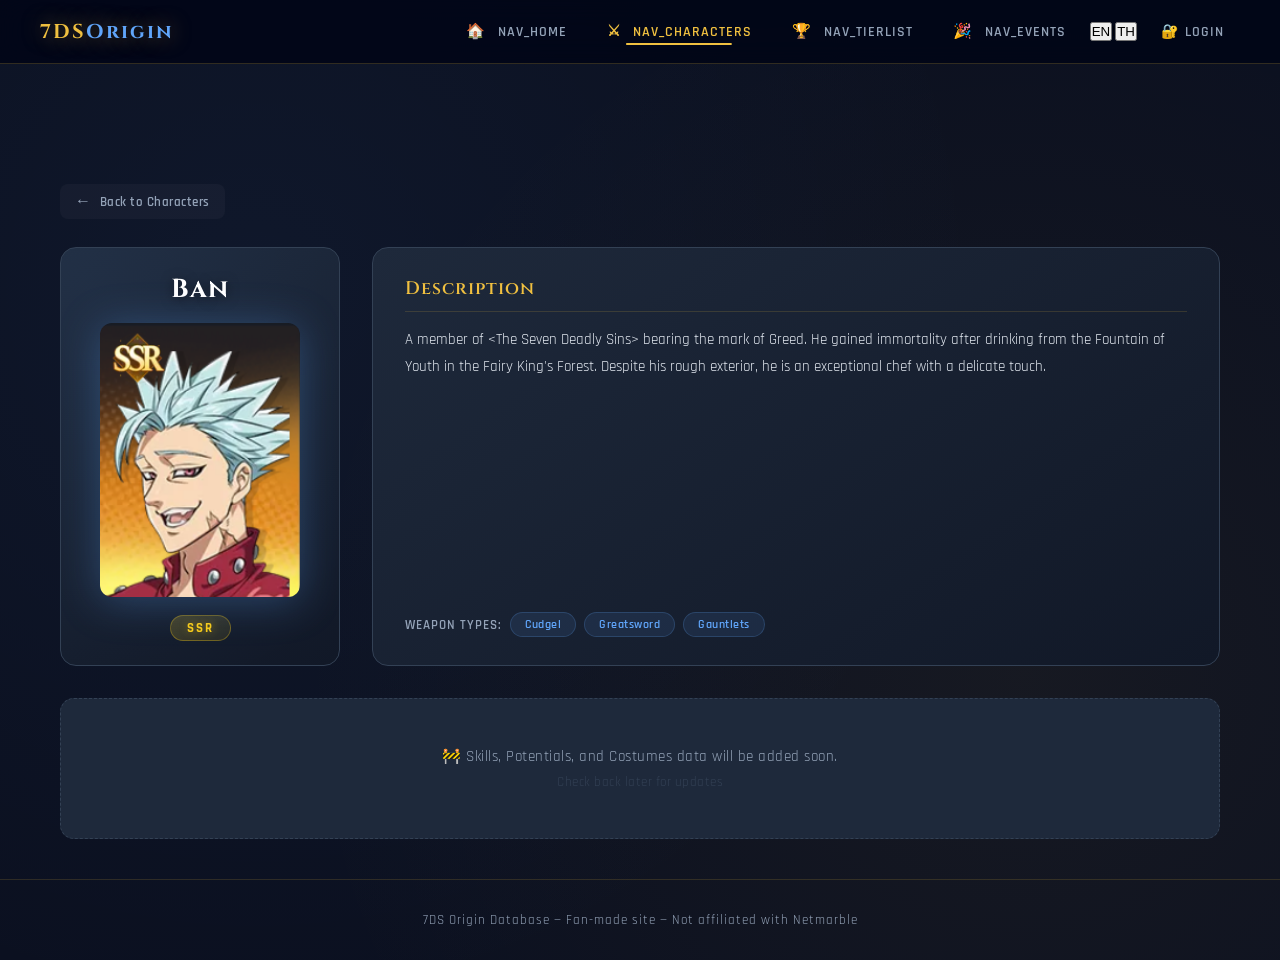
<file: characters/Ban.html>
<!DOCTYPE html>
<html lang="en">
<head>
  <meta charset="UTF-8">
  <meta name="viewport" content="width=device-width, initial-scale=1.0">
  <title>Ban - 7DS Origin</title>
  <link rel="stylesheet" href="../css/style.css">
  <link rel="stylesheet" href="../css/character-detail.css">
</head>
<body>

  <nav class="navbar">
    <a href="../index.html" class="navbar-logo">7DS<span>Origin</span></a>
    <div class="navbar-hamburger" id="navHam"><span></span><span></span><span></span></div>
    <ul class="navbar-links" id="navLinks">
      <li><a href="../index.html">&#127968; Home</a></li>
      <li><a href="../characters.html" class="active">&#9876; Characters</a></li>
      <li><a href="../tierlist.html">&#127942; Tier List</a></li>
      <li><a href="../events.html">&#127881; Events</a></li>
    </ul>
  </nav>

  <div class="page-content">
    <div class="container">
      <a href="../characters.html" class="page-back-v2"><span class="arrow">&#8592;</span> Back to Characters</a>

      <div class="char-detail-header">
        <div class="char-detail-portrait">
          <h1>Ban</h1>
          <img src="../images/Ban.png" class="char-img" alt="Ban">
          <div><span class="char-rarity-badge ssr">SSR</span></div>
        </div>

        <div class="char-detail-info">
          <div class="section-label">Description</div>
          <p class="desc-text">A member of &lt;The Seven Deadly Sins&gt; bearing the mark of Greed. He gained immortality after drinking from the Fountain of Youth in the Fairy King&#x27;s Forest. Despite his rough exterior, he is an exceptional chef with a delicate touch.</p>
          <div class="char-types">
            <span class="label">Weapon Types:</span>
            <span class="type-pill">Cudgel</span><span class="type-pill">Greatsword</span><span class="type-pill">Gauntlets</span>
          </div>
        </div>
      </div>
      <div class="no-data-msg">
        <p>&#128679; Skills, Potentials, and Costumes data will be added soon.</p>
        <p style="margin-top:8px;font-size:13px;color:var(--border);">Check back later for updates</p>
      </div>
    </div>
  </div>

  <footer class="site-footer">
    <p>7DS Origin Database &mdash; Fan-made site &mdash; Not affiliated with Netmarble</p>
  </footer>

  <script src="../js/navbar.js"></script>
</body>
</html>
</file>
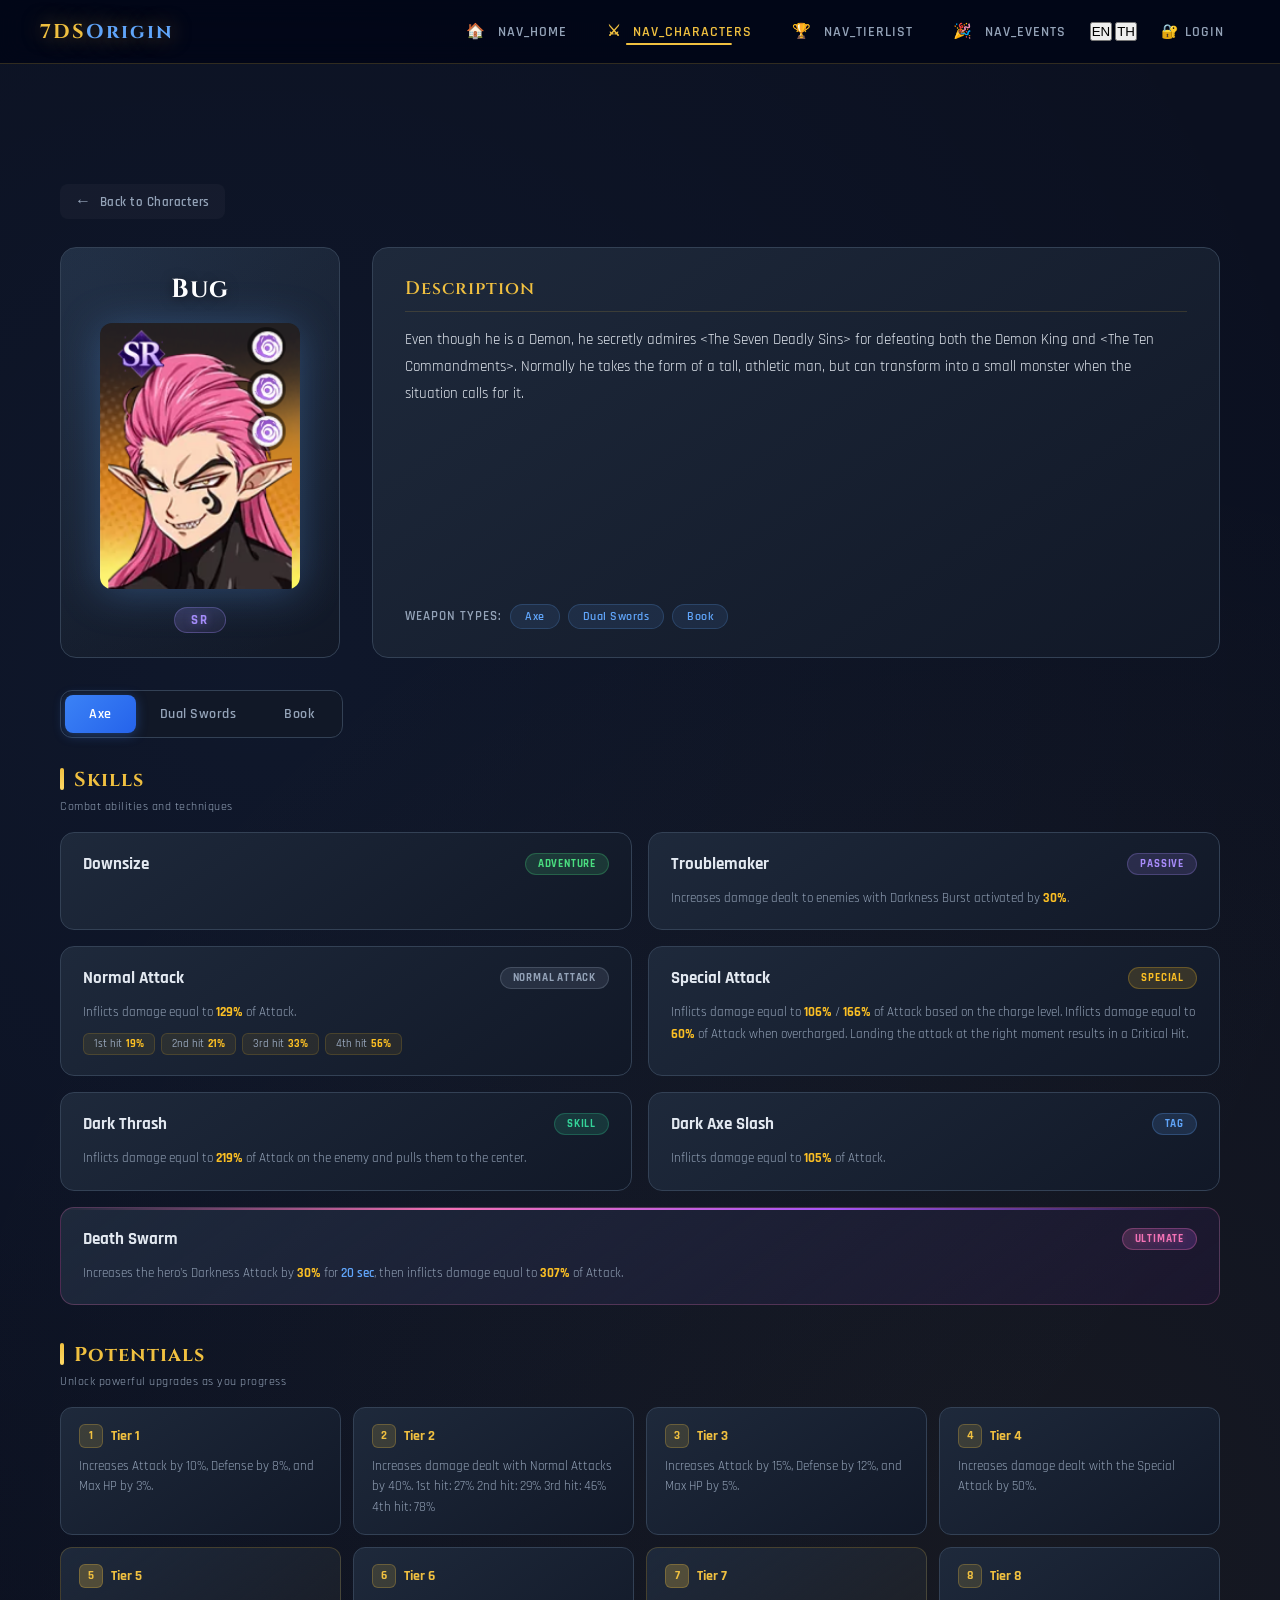
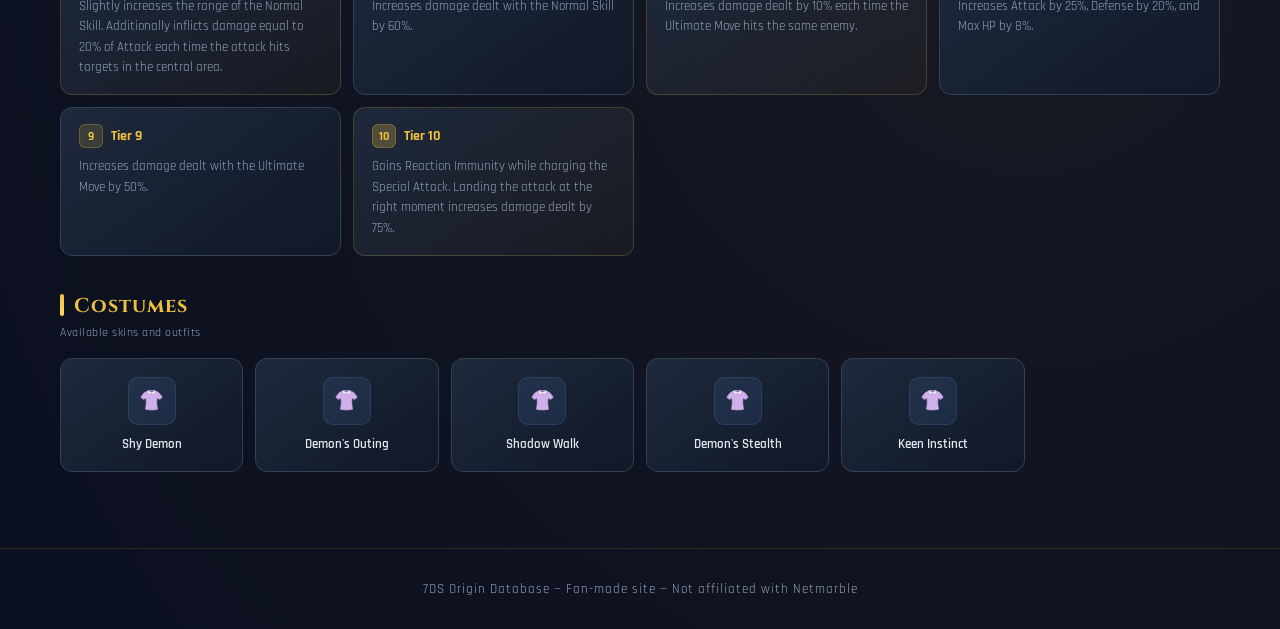
<file: characters/Bug.html>
<!DOCTYPE html>
<html lang="en">
<head>
  <meta charset="UTF-8">
  <meta name="viewport" content="width=device-width, initial-scale=1.0">
  <title>Bug - 7DS Origin</title>
  <link rel="stylesheet" href="../css/style.css">
  <link rel="stylesheet" href="../css/character-detail.css">
</head>
<body>

  <nav class="navbar">
    <a href="../index.html" class="navbar-logo">7DS<span>Origin</span></a>
    <div class="navbar-hamburger" id="navHam"><span></span><span></span><span></span></div>
    <ul class="navbar-links" id="navLinks">
      <li><a href="../index.html">&#127968; Home</a></li>
      <li><a href="../characters.html" class="active">&#9876; Characters</a></li>
      <li><a href="../tierlist.html">&#127942; Tier List</a></li>
      <li><a href="../events.html">&#127881; Events</a></li>
    </ul>
  </nav>

  <div class="page-content">
    <div class="container">
      <a href="../characters.html" class="page-back-v2"><span class="arrow">&#8592;</span> Back to Characters</a>

      <div class="char-detail-header">
        <div class="char-detail-portrait">
          <h1>Bug</h1>
          <img src="../images/Bug.png" class="char-img" alt="Bug">
          <div><span class="char-rarity-badge sr">SR</span></div>
        </div>

        <div class="char-detail-info">
          <div class="section-label">Description</div>
          <p class="desc-text">Even though he is a Demon, he secretly admires &lt;The Seven Deadly Sins&gt; for defeating both the Demon King and &lt;The Ten Commandments&gt;. Normally he takes the form of a tall, athletic man, but can transform into a small monster when the situation calls for it.</p>
          <div class="char-types">
            <span class="label">Weapon Types:</span>
            <span class="type-pill">Axe</span><span class="type-pill">Dual Swords</span><span class="type-pill">Book</span>
          </div>
        </div>
      </div>
      <div class="weapon-tabs-wrapper">
        <div class="weapon-tabs">
        <button onclick="showWeapon('Axe',this)" class="active">Axe</button>
        <button onclick="showWeapon('Dual Swords',this)">Dual Swords</button>
        <button onclick="showWeapon('Book',this)">Book</button>
        </div>
      </div>

      <div id="weaponContent"></div>
    </div>
  </div>

  <footer class="site-footer">
    <p>7DS Origin Database &mdash; Fan-made site &mdash; Not affiliated with Netmarble</p>
  </footer>

  <script src="../js/navbar.js"></script>
  <script>
    var charData = {"Axe": {"skills": [{"name": "Downsize", "type": "Adventure", "description": ""}, {"name": "Troublemaker", "type": "Passive", "description": "Increases damage dealt to enemies with Darkness Burst activated by 30%."}, {"name": "Normal Attack", "type": "Normal Attack", "description": "Inflicts damage equal to 129% of Attack. 1st hit: 19% 2nd hit: 21% 3rd hit: 33% 4th hit: 56%"}, {"name": "Special Attack", "type": "Special", "description": "Inflicts damage equal to 106% / 166% of Attack based on the charge level. Inflicts damage equal to 60% of Attack when overcharged. Landing the attack at the right moment results in a Critical Hit."}, {"name": "Dark Thrash", "type": "Skill", "description": "Inflicts damage equal to 219% of Attack on the enemy and pulls them to the center."}, {"name": "Dark Axe Slash", "type": "Tag", "description": "Inflicts damage equal to 105% of Attack."}, {"name": "Death Swarm", "type": "Ultimate", "description": "Increases the hero's Darkness Attack by 30% for 20 sec, then inflicts damage equal to 307% of Attack."}], "potentials": [{"tier": 1, "description": "Increases Attack by 10%, Defense by 8%, and Max HP by 3%."}, {"tier": 2, "description": "Increases damage dealt with Normal Attacks by 40%. 1st hit: 27% 2nd hit: 29% 3rd hit: 46% 4th hit: 78%"}, {"tier": 3, "description": "Increases Attack by 15%, Defense by 12%, and Max HP by 5%."}, {"tier": 4, "description": "Increases damage dealt with the Special Attack by 50%."}, {"tier": 5, "description": "Slightly increases the range of the Normal Skill. Additionally inflicts damage equal to 20% of Attack each time the attack hits targets in the central area."}, {"tier": 6, "description": "Increases damage dealt with the Normal Skill by 60%."}, {"tier": 7, "description": "Increases damage dealt by 10% each time the Ultimate Move hits the same enemy."}, {"tier": 8, "description": "Increases Attack by 25%, Defense by 20%, and Max HP by 8%."}, {"tier": 9, "description": "Increases damage dealt with the Ultimate Move by 50%."}, {"tier": 10, "description": "Gains Reaction Immunity while charging the Special Attack. Landing the attack at the right moment increases damage dealt by 75%."}], "costumes": ["Shy Demon", "Demon's Outing", "Shadow Walk", "Demon's Stealth", "Keen Instinct"]}, "Dual Swords": {"skills": [{"name": "Downsize", "type": "Adventure", "description": ""}, {"name": "Troublemaker", "type": "Passive", "description": "Increases the hero's Evasion Rate by 20% for 10 sec after successfully evading."}, {"name": "Normal Attack", "type": "Normal Attack", "description": "Inflicts damage equal to 113% of Attack. 1st hit: 17% 2nd hit: 18% 3rd hit: 29% 4th hit: 49%"}, {"name": "Special Attack", "type": "Special", "description": "Increases damage dealt with the next Normal Skill by 50% and resets its cooldown."}, {"name": "Darkness Burst", "type": "Skill", "description": "Inflicts damage equal to 137% of Attack, with a 30% chance to inflict additional damage equal to 41% of Attack."}, {"name": "Dark Dual Sword Dance", "type": "Tag", "description": "Inflicts damage equal to 85% of Attack."}, {"name": "Nightmare", "type": "Ultimate", "description": "Inflicts damage equal to 181% of Attack on enemies in a straight line, Stunning them for 3 sec."}], "potentials": [{"tier": 1, "description": "Increases Attack by 10%, Defense by 8%, and Max HP by 3%."}, {"tier": 2, "description": "Increases damage dealt with Normal Attacks by 40%. 1st hit: 30% 2nd hit: 32% 3rd hit: 52% 4th hit: 86%"}, {"tier": 3, "description": "Increases Attack by 15%, Defense by 12%, and Max HP by 5%."}, {"tier": 4, "description": "Increases damage dealt with the Special Attack by 50%."}, {"tier": 5, "description": "Resets the Special Attack cooldown when landing the final strike of the Normal Attack on an enemy with Darkness Burst activated."}, {"tier": 6, "description": "Increases damage dealt with the Normal Skill by 60%."}, {"tier": 7, "description": "Increases the hero's Crit Chance by 30% for 10 sec when successfully landing a Back Attack."}, {"tier": 8, "description": "Increases Attack by 25%, Defense by 20%, and Max HP by 8%."}, {"tier": 9, "description": "Increases damage dealt with the Ultimate Move by 50%."}, {"tier": 10, "description": "Increases the Special Attack's Normal Skill enhancement effect by 50%."}], "costumes": ["Shy Demon", "Demon's Outing", "Shadow Walk", "Demon's Stealth", "Keen Instinct"]}, "Book": {"skills": [{"name": "Downsize", "type": "Adventure", "description": ""}, {"name": "Troublemaker", "type": "Passive", "description": "Increases all allied heroes' Darkness damage dealt to Cursed enemies by 20%."}, {"name": "Normal Attack", "type": "Normal Attack", "description": "Inflicts damage equal to 113% of Attack. 1st hit: 17% 2nd hit: 18% 3rd hit: 29% 4th hit: 49%"}, {"name": "Special Attack", "type": "Special", "description": "Enhances Normal Attacks, slightly increasing damage for 10 sec, and increases enemies' Curse duration by 2 sec."}, {"name": "The Rascal", "type": "Skill", "description": "Creates a Decoy at the hero's location to Taunt enemies in range for 5 sec and enters Stealth for 10 sec. When the Decoy disappears, it explodes, Stunning Taunted enemies for 3 sec."}, {"name": "Dark Flare", "type": "Tag", "description": "Inflicts damage equal to 85% of Attack."}, {"name": "Solo Stage", "type": "Ultimate", "description": "Inflicts damage equal to 290% of Attack, then inflicts Curse for 15 sec. ※ Curse: Inflicts Darkness damage equal to 15% of Attack every 3 sec and decreases Darkness Defense by 15%."}], "potentials": [{"tier": 1, "description": "Increases Attack by 10%, Defense by 8%, and Max HP by 3%."}, {"tier": 2, "description": "Increases damage dealt with Normal Attacks by 40%. 1st hit: 23% 2nd hit: 27% 3rd hit: 40% 4th hit: 68%"}, {"tier": 3, "description": "Increases Attack by 15%, Defense by 12%, and Max HP by 5%."}, {"tier": 4, "description": "Increases damage dealt with the Tag Skill by 60%."}, {"tier": 5, "description": "Landing the Ultimate Move decreases Darkness Resistance by 15% for 20 sec."}, {"tier": 6, "description": "Increases the duration of Normal Skill's Stun by 3 sec."}, {"tier": 7, "description": "Increases the hero's Movement Speed by 50% while the Normal Skill's Stealth is active, and after Stealth ends, increases the hero's Crit Chance by 100% for 5 sec."}, {"tier": 8, "description": "Increases Attack by 25%, Defense by 20%, and Max HP by 8%."}, {"tier": 9, "description": "Increases damage dealt with the Ultimate Move by 50%."}, {"tier": 10, "description": "Increases the Special Attack's Normal Attack enhancement duration by 10 sec. Enemies hit by the enhanced Normal Attack are Cursed for 20 sec, and their damage taken from it increases by 50%."}], "costumes": ["Shy Demon", "Demon's Outing", "Shadow Walk", "Demon's Stealth", "Keen Instinct"]}};

    function getBadgeClass(type) {
      var m = {
        'adventure':'badge-adventure','passive':'badge-passive',
        'normal':'badge-normal','normal attack':'badge-normal',
        'special':'badge-special','skill':'badge-skill',
        'tag':'badge-tag','ultimate':'badge-ultimate'
      };
      return m[(type||'').toLowerCase().trim()] || 'badge-normal';
    }

    function highlightNums(text) {
      if (!text) return '';
      var t = text;
      t = t.replace(/(\d+(?:\.\d+)?%)/g, '<span class="hl-num">$1</span>');
      t = t.replace(/(\d+)\s*(sec\b)/g, '<span class="hl-dur">$1 $2</span>');
      return t;
    }

    function extractHits(desc) {
      var hits = [];
      var pattern = /(\d+(?:st|nd|rd|th)\s+hit:\s*\d+(?:\.\d+)?%)/gi;
      var match;
      var clean = desc;
      while ((match = pattern.exec(desc)) !== null) {
        hits.push(match[1]);
        clean = clean.replace(match[1], '');
      }
      clean = clean.replace(/\s{2,}/g, ' ').trim();
      return { clean: clean, hits: hits };
    }

    function renderSkillCard(sk) {
      var stype = sk.type || 'Normal';
      var badge = getBadgeClass(stype);
      var isUlt = stype.toLowerCase() === 'ultimate';
      var desc = sk.description || '';
      var extracted = extractHits(desc);
      var cleanDesc = extracted.clean;
      var hits = extracted.hits;

      var html = '<div class="skill-card-v2' + (isUlt ? ' ultimate-card' : '') + '">';
      html += '<div class="skill-header">';
      html += '<div class="skill-name">' + (sk.name || '') + '</div>';
      html += '<span class="skill-type-badge ' + badge + '">' + stype + '</span>';
      html += '</div>';
      if (cleanDesc) {
        html += '<div class="skill-desc">' + highlightNums(cleanDesc) + '</div>';
      }
      if (hits.length > 0) {
        html += '<div class="dmg-breakdown">';
        for (var i = 0; i < hits.length; i++) {
          var parts = hits[i].split(':');
          if (parts.length >= 2) {
            html += '<div class="dmg-box"><span class="dmg-label">' + parts[0].trim() + '</span><span class="dmg-value">' + parts[1].trim() + '</span></div>';
          }
        }
        html += '</div>';
      }
      html += '</div>';
      return html;
    }

    function renderPotentials(pots) {
      if (!pots || pots.length === 0) return '';
      var html = '<div class="potentials-section-v2">';
      html += '<div class="detail-section-title">Potentials</div>';
      html += '<div class="detail-section-sub">Unlock powerful upgrades as you progress</div>';
      html += '<div class="potentials-grid-v2">';
      for (var i = 0; i < pots.length; i++) {
        var p = pots[i];
        var tier = p.tier || '';
        var num = (tier.toString().match(/\d+/) || ['?'])[0];
        var milestone = (num === '5' || num === '7' || num === '10') ? ' tier-milestone' : '';
        html += '<div class="potential-card-v2' + milestone + '">';
        html += '<div class="tier-label"><span class="tier-num">' + num + '</span> Tier ' + num + '</div>';
        html += '<div class="tier-desc">' + highlightNums(p.description || '') + '</div>';
        html += '</div>';
      }
      html += '</div></div>';
      return html;
    }

    function renderCostumes(costumes) {
      if (!costumes || costumes.length === 0) return '';
      var html = '<div class="costumes-section-v2">';
      html += '<div class="detail-section-title">Costumes</div>';
      html += '<div class="detail-section-sub">Available skins and outfits</div>';
      html += '<div class="costumes-grid-v2">';
      for (var i = 0; i < costumes.length; i++) {
        var c = typeof costumes[i] === 'string' ? costumes[i] : (costumes[i].name || '');
        html += '<div class="costume-card-v2">';
        html += '<div class="costume-icon">&#128090;</div>';
        html += '<p>' + c + '</p>';
        html += '</div>';
      }
      html += '</div></div>';
      return html;
    }

    function showWeapon(type, btn) {
      document.querySelectorAll('.weapon-tabs button').forEach(function(b){ b.classList.remove('active'); });
      btn.classList.add('active');
      var box = document.getElementById('weaponContent');
      var d = charData[type];
      if (!d) { box.innerHTML = '<div class="no-data-msg">No data available for this weapon.</div>'; return; }

      var html = '<div class="detail-section-title">Skills</div>';
      html += '<div class="detail-section-sub">Combat abilities and techniques</div>';
      html += '<div class="skills-grid">';
      for (var i = 0; i < d.skills.length; i++) {
        html += renderSkillCard(d.skills[i]);
      }
      html += '</div>';
      html += renderPotentials(d.potentials);
      html += renderCostumes(d.costumes);
      box.innerHTML = html;
    }

    showWeapon('Axe', document.querySelector('.weapon-tabs button'));
  </script>
</body>
</html>
</file>
<file: css/style.css>
/* ============================================================
   7DS ORIGIN - GLOBAL STYLESHEET
   ============================================================ */

@import url('https://fonts.googleapis.com/css2?family=Cinzel:wght@400;600;700;900&family=Rajdhani:wght@400;500;600;700&display=swap');

*, *::before, *::after {
  box-sizing: border-box;
  margin: 0;
  padding: 0;
}

:root {
  --gold:    #f0c040;
  --gold2:   #ffd966;
  --blue:    #60a5fa;
  --blue2:   #3b82f6;
  --dark:    #020617;
  --dark2:   #0b1020;
  --dark3:   #111827;
  --panel:   #1e293b;
  --border:  #334155;
  --text:    #e2e8f0;
  --muted:   #94a3b8;
  --ssr:     #facc15;
  --sr:      #a78bfa;
  --glow-blue: rgba(96,165,250,0.5);
  --glow-gold: rgba(240,192,64,0.5);
}

html { scroll-behavior: smooth; }

body{
font-family:'Rajdhani','Segoe UI',sans-serif;
background:
radial-gradient(circle at 20% 30%, rgba(96,165,250,0.05), transparent 60%),
radial-gradient(circle at 80% 70%, rgba(240,192,64,0.05), transparent 60%),
var(--dark2);
}

/* ============================================================
   NAVBAR
   ============================================================ */

.navbar {
  position: sticky;
  top: 0;
  left: 0;
  right: 0;
  z-index: 1000;
  display: flex;
  align-items: center;
  justify-content: space-between;
  padding: 0 40px;
  height: 64px;
  background: rgba(2, 6, 23, 0.92);
  backdrop-filter: blur(12px);
  border-bottom: 1px solid rgba(240,192,64,0.2);
  transition: background 0.3s;
  backdrop-filter: blur(12px);
}

.navbar-logo {
  font-family: 'Cinzel', serif;
  font-size: 20px;
  font-weight: 700;
  color: var(--gold);
  text-decoration: none;
  letter-spacing: 2px;
  text-shadow: 0 0 20px var(--glow-gold);
  white-space: nowrap;
}

.navbar-logo span {
  color: var(--blue);
}

.navbar-links {
  display: flex;
  align-items: center;
  gap: 8px;
  list-style: none;
}

.navbar-links a {
  display: flex;
  align-items: center;
  gap: 6px;
  padding: 8px 16px;
  color: var(--muted);
  text-decoration: none;
  font-size: 14px;
  font-weight: 600;
  letter-spacing: 1px;
  text-transform: uppercase;
  border-radius: 6px;
  transition: color 0.2s, background 0.2s;
  position: relative;
}

/* Navbar icon spacing */
.nav-icon{
margin-right:6px;
font-size:15px;
display:inline-block;
}

.navbar-links a::after {
  content: '';
  position: absolute;
  bottom: 4px;
  left: 50%;
  transform: translateX(-50%);
  width: 0;
  height: 2px;
  background: var(--gold);
  border-radius: 2px;
  transition: width 0.25s;
}

.navbar-links a:hover,
.navbar-links a.active {
  color: var(--gold);
}

.navbar-links a:hover::after,
.navbar-links a.active::after {
  width: 60%;
}

.navbar-hamburger {
  display: none;
  flex-direction: column;
  gap: 5px;
  cursor: pointer;
  padding: 4px;
}

.navbar-hamburger span {
  display: block;
  width: 24px;
  height: 2px;
  background: var(--gold);
  border-radius: 2px;
  transition: 0.3s;
}

/* Mobile nav */
@media (max-width: 768px) {
  .navbar { padding: 0 20px; }

  .navbar-hamburger { display: flex; }

  .navbar-links {
    display: none;
    position: absolute;
    top: 64px;
    left: 0;
    right: 0;
    flex-direction: column;
    background: rgba(2,6,23,0.98);
    padding: 16px 0;
    border-bottom: 1px solid rgba(240,192,64,0.2);
    gap: 0;
  }

  .navbar-links.open { display: flex; }

  .navbar-links a {
    padding: 14px 32px;
    border-radius: 0;
    font-size: 15px;
  }

  .navbar-links a::after { display: none; }
}

/* ============================================================
   PAGE WRAPPER (push content below fixed navbar)
   ============================================================ */

.page-content {
padding-top: 80px;
}

/* ============================================================
   CONTAINER
   ============================================================ */

.container {
  max-width: 1200px;
  margin: auto;
  padding: 40px 20px;
}

/* ============================================================
   SECTION TITLE
   ============================================================ */

.section-title {
  font-family: 'Cinzel', serif;
  font-size: 28px;
  font-weight: 700;
  color: var(--gold);
  text-align: center;
  letter-spacing: 3px;
  margin-bottom: 8px;
  text-shadow: 0 0 20px var(--glow-gold);
}

.section-sub {
  text-align: center;
  color: var(--muted);
  font-size: 14px;
  letter-spacing: 1px;
  margin-bottom: 40px;
}

.section-divider {
  width: 80px;
  height: 2px;
  background: linear-gradient(90deg, transparent, var(--gold), transparent);
  margin: 12px auto 32px;
}

/* ============================================================
   BUTTONS
   ============================================================ */

.btn {
  display: inline-flex;
  align-items: center;
  gap: 8px;
  padding: 12px 28px;
  border-radius: 8px;
  font-family: 'Rajdhani', sans-serif;
  font-size: 15px;
  font-weight: 700;
  letter-spacing: 1.5px;
  text-transform: uppercase;
  text-decoration: none;
  cursor: pointer;
  border: none;
  transition: transform 0.2s, box-shadow 0.2s, background 0.2s;
}

.btn:hover { transform: translateY(-3px); }

.btn-gold {
  background: linear-gradient(135deg, #c8960c, #f0c040, #c8960c);
  color: #0b1020;
  box-shadow: 0 4px 20px rgba(240,192,64,0.35);
}

.btn-gold:hover {
  box-shadow: 0 6px 28px rgba(240,192,64,0.55);
}

.btn-outline {
  background: transparent;
  color: var(--gold);
  border: 1px solid var(--gold);
}

.btn-outline:hover {
  background: rgba(240,192,64,0.1);
}

.btn-blue {
  background: linear-gradient(135deg, #1d4ed8, #3b82f6);
  color: white;
  box-shadow: 0 4px 20px rgba(59,130,246,0.35);
}

.btn-blue:hover {
  box-shadow: 0 6px 28px rgba(59,130,246,0.55);
}

/* ============================================================
   CHARACTER CARDS (characters.html)
   ============================================================ */

#charactersGrid {
  display: grid;
  grid-template-columns: repeat(auto-fill, minmax(110px, 1fr));
  gap: 15px;
}

.char-card {
  background: var(--panel);
  border-radius: 10px;
  overflow: hidden;
  text-align: center;
  border: 1px solid var(--border);
  transition: transform 0.2s, border-color 0.2s, box-shadow 0.2s;
}

.char-card:hover {
  transform: translateY(-5px);
  border-color: var(--gold);
  box-shadow: 0 6px 20px rgba(240,192,64,0.2);
}

.char-card img { width: 100%; display: block; }

.char-name {
  font-size: 12px;
  padding: 6px 4px;
  font-weight: 600;
}

.char-rarity {
  font-size: 10px;
  padding: 3px;
  font-weight: 700;
}

.SSR { color: var(--ssr); }
.SR  { color: var(--sr); }

/* ============================================================
   TIER LIST
   ============================================================ */

.tiers { margin-bottom: 30px; }

.tier {
  display: flex;
  align-items: center;
  gap: 12px;
  margin-bottom: 12px;
  background: var(--panel);
  border-radius: 10px;
  padding: 10px 16px;
  border: 1px solid var(--border);
}

.tier h2 {
  font-family: 'Cinzel', serif;
  font-size: 22px;
  min-width: 40px;
  text-align: center;
}

/* ============================================================
   CHARACTER DETAIL PAGE
   ============================================================ */

.character-layout {
  display: flex;
  gap: 30px;
  margin-bottom: 40px;
  flex-wrap: wrap;
}

.character-card {
  background: var(--panel);
  padding: 25px;
  border-radius: 14px;
  border: 1px solid var(--border);
  text-align: center;
  width: 300px;
  flex-shrink: 0;
}

.character-image {
  width: 100%;
  max-width: 240px;
  margin-top: 10px;
  filter: drop-shadow(0 0 12px var(--glow-blue));
}

.title { color: var(--muted); margin-top: 10px; }

.story-card {
  background: linear-gradient(180deg, var(--panel), var(--dark3));
  padding: 25px;
  border-radius: 14px;
  border: 1px solid var(--border);
  flex: 1;
  min-width: 260px;
}

.story-card h2 {
  margin-top: 0;
  color: var(--blue);
  border-bottom: 1px solid var(--border);
  padding-bottom: 10px;
}

.story-card p { line-height: 1.7; margin-bottom: 15px; }

.weapon-tabs {
  display: flex;
  flex-wrap: wrap;
  gap: 10px;
  margin-bottom: 20px;
}

.weapon-tabs button {
  background: var(--panel);
  border: none;
  padding: 10px 18px;
  color: white;
  border-radius: 8px;
  cursor: pointer;
  transition: 0.2s;
  font-family: 'Rajdhani', sans-serif;
  font-size: 14px;
  font-weight: 600;
}

.weapon-tabs button:hover { transform: translateY(-2px); }
.weapon-tabs button.active { background: var(--blue2); }

.skills {
  display: grid;
  grid-template-columns: 1fr 1fr;
  gap: 20px;
}

.skill-card {
  background: var(--panel);
  padding: 20px;
  border-radius: 12px;
  border: 1px solid var(--border);
}

.skill-card h3 { margin-top: 0; color: var(--blue); }

/* ============================================================
   SKELETON LOADERS
   ============================================================ */

@keyframes skeleton-pulse {
  0% { background-position: -200px 0; }
  100% { background-position: calc(200px + 100%) 0; }
}

.skeleton {
  background: linear-gradient(90deg, var(--dark3) 0%, #1e293b 40%, var(--dark3) 80%);
  background-size: 200px 100%;
  animation: skeleton-pulse 1.5s ease-in-out infinite;
  border-radius: 8px;
}

.skeleton-card {
  background: var(--dark3);
  border: 1px solid var(--border);
  border-radius: 12px;
  overflow: hidden;
  min-height: 180px;
}

.skeleton-card .skeleton-img {
  width: 100%;
  height: 140px;
  background: linear-gradient(90deg, var(--dark3) 0%, #1e293b 40%, var(--dark3) 80%);
  background-size: 200px 100%;
  animation: skeleton-pulse 1.5s ease-in-out infinite;
}

.skeleton-card .skeleton-text {
  height: 14px;
  margin: 10px 12px;
  border-radius: 4px;
  background: linear-gradient(90deg, var(--dark3) 0%, #1e293b 40%, var(--dark3) 80%);
  background-size: 200px 100%;
  animation: skeleton-pulse 1.5s ease-in-out infinite;
}

.skeleton-card .skeleton-text.short {
  width: 60%;
}

.skeleton-event-card {
  background: var(--dark3);
  border: 1px solid var(--border);
  border-radius: 16px;
  overflow: hidden;
  min-height: 200px;
}

.skeleton-event-card .skeleton-banner {
  width: 100%;
  height: 120px;
  background: linear-gradient(90deg, var(--dark3) 0%, #1e293b 40%, var(--dark3) 80%);
  background-size: 200px 100%;
  animation: skeleton-pulse 1.5s ease-in-out infinite;
}

.skeleton-event-card .skeleton-line {
  height: 16px;
  margin: 12px 16px;
  border-radius: 4px;
  background: linear-gradient(90deg, var(--dark3) 0%, #1e293b 40%, var(--dark3) 80%);
  background-size: 200px 100%;
  animation: skeleton-pulse 1.5s ease-in-out infinite;
}

.skeleton-event-card .skeleton-line.w60 { width: 60%; }
.skeleton-event-card .skeleton-line.w40 { width: 40%; }

/* ============================================================
   FOOTER
   ============================================================ */

.site-footer {
  text-align: center;
  padding: 32px 20px;
  border-top: 1px solid rgba(240,192,64,0.15);
  color: var(--muted);
  font-size: 13px;
  letter-spacing: 1px;
}

.site-footer a {
  color: var(--gold);
  text-decoration: none;
}

/* ============================================================
   RESPONSIVE
   ============================================================ */

@media (max-width: 900px) {
  .character-layout { flex-direction: column; align-items: center; }
  .skills { grid-template-columns: 1fr; }
  .character-card { width: 100%; max-width: 350px; }
}
</file>
<file: css/character-detail.css>
/* ============================================================
   7DS ORIGIN - CHARACTER DETAIL PAGE STYLESHEET
   Professional RPG Wiki Design (Prydwen.gg / Game8 inspired)
   ============================================================ */

/* --- Character Header Section --- */
.char-detail-header {
  display: flex;
  gap: 32px;
  margin-bottom: 32px;
  align-items: stretch;
}

.char-detail-portrait {
  background: linear-gradient(145deg, var(--panel), var(--dark3));
  border: 1px solid var(--border);
  border-radius: 16px;
  padding: 24px;
  text-align: center;
  width: 280px;
  flex-shrink: 0;
  position: relative;
  overflow: hidden;
}

.char-detail-portrait::before {
  content: '';
  position: absolute;
  top: -50%;
  left: -50%;
  width: 200%;
  height: 200%;
  background: radial-gradient(circle at 30% 30%, rgba(96,165,250,0.06), transparent 60%);
  pointer-events: none;
}

.char-detail-portrait h1 {
  font-family: 'Cinzel', serif;
  font-size: 26px;
  font-weight: 700;
  color: white;
  margin-bottom: 16px;
  letter-spacing: 1px;
  text-shadow: 0 2px 12px rgba(0,0,0,0.5);
  position: relative;
}

.char-detail-portrait .char-img {
  width: 100%;
  max-width: 200px;
  border-radius: 12px;
  filter: drop-shadow(0 4px 20px rgba(96,165,250,0.3));
  transition: transform 0.3s, filter 0.3s;
}

.char-detail-portrait .char-img:hover {
  transform: scale(1.03);
  filter: drop-shadow(0 6px 28px rgba(96,165,250,0.45));
}

.char-rarity-badge {
  display: inline-block;
  margin-top: 12px;
  padding: 4px 16px;
  border-radius: 20px;
  font-size: 13px;
  font-weight: 700;
  letter-spacing: 2px;
  text-transform: uppercase;
}

.char-rarity-badge.ssr {
  background: linear-gradient(135deg, rgba(250,204,21,0.2), rgba(250,204,21,0.08));
  color: var(--ssr);
  border: 1px solid rgba(250,204,21,0.3);
  text-shadow: 0 0 8px rgba(250,204,21,0.4);
}

.char-rarity-badge.sr {
  background: linear-gradient(135deg, rgba(167,139,250,0.2), rgba(167,139,250,0.08));
  color: var(--sr);
  border: 1px solid rgba(167,139,250,0.3);
  text-shadow: 0 0 8px rgba(167,139,250,0.4);
}

/* --- Description Panel --- */
.char-detail-info {
  flex: 1;
  min-width: 0;
  background: linear-gradient(145deg, var(--panel), var(--dark3));
  border: 1px solid var(--border);
  border-radius: 16px;
  padding: 28px 32px;
  display: flex;
  flex-direction: column;
}

.char-detail-info .section-label {
  font-family: 'Cinzel', serif;
  font-size: 18px;
  font-weight: 600;
  color: var(--gold);
  margin-bottom: 14px;
  padding-bottom: 10px;
  border-bottom: 1px solid rgba(240,192,64,0.15);
  letter-spacing: 1px;
}

.char-detail-info .desc-text {
  color: var(--text);
  font-size: 15px;
  line-height: 1.8;
  margin-bottom: 20px;
  flex: 1;
}

.char-types {
  display: flex;
  align-items: center;
  gap: 8px;
  flex-wrap: wrap;
}

.char-types .label {
  color: var(--muted);
  font-size: 13px;
  font-weight: 600;
  letter-spacing: 1px;
  text-transform: uppercase;
}

.type-pill {
  display: inline-block;
  padding: 4px 14px;
  border-radius: 20px;
  font-size: 12px;
  font-weight: 600;
  letter-spacing: 0.5px;
  background: rgba(96,165,250,0.1);
  color: var(--blue);
  border: 1px solid rgba(96,165,250,0.2);
  transition: all 0.2s;
}

.type-pill:hover {
  background: rgba(96,165,250,0.18);
  border-color: rgba(96,165,250,0.35);
}

/* --- Weapon Tabs (Redesigned) --- */
.weapon-tabs-wrapper {
  margin-bottom: 28px;
}

.weapon-tabs-wrapper .tabs-label {
  font-family: 'Cinzel', serif;
  font-size: 14px;
  color: var(--muted);
  letter-spacing: 1px;
  margin-bottom: 10px;
  text-transform: uppercase;
}

.weapon-tabs {
  display: flex;
  gap: 0;
  background: var(--dark3);
  border-radius: 12px;
  padding: 4px;
  border: 1px solid var(--border);
  width: fit-content;
  margin-bottom: 0;
}

.weapon-tabs button {
  background: transparent;
  border: none;
  padding: 10px 24px;
  color: var(--muted);
  border-radius: 8px;
  cursor: pointer;
  transition: all 0.25s;
  font-family: 'Rajdhani', sans-serif;
  font-size: 14px;
  font-weight: 600;
  letter-spacing: 0.5px;
  position: relative;
}

.weapon-tabs button:hover {
  color: white;
  background: rgba(255,255,255,0.05);
  transform: none;
}

.weapon-tabs button.active {
  background: linear-gradient(135deg, var(--blue2), #2563eb);
  color: white;
  box-shadow: 0 2px 12px rgba(59,130,246,0.35);
}

/* --- Section Headers --- */
.detail-section-title {
  font-family: 'Cinzel', serif;
  font-size: 20px;
  font-weight: 700;
  color: var(--gold);
  margin-bottom: 6px;
  letter-spacing: 1px;
  display: flex;
  align-items: center;
  gap: 10px;
}

.detail-section-title::before {
  content: '';
  display: inline-block;
  width: 4px;
  height: 22px;
  background: linear-gradient(180deg, var(--gold), var(--gold2));
  border-radius: 2px;
}

.detail-section-sub {
  color: var(--muted);
  font-size: 12px;
  letter-spacing: 0.5px;
  margin-bottom: 18px;
}

/* --- Skills Grid --- */
.skills-grid,
.skills-grid-v2 {
  display: grid;
  grid-template-columns: 1fr 1fr;
  gap: 16px;
  margin-bottom: 36px;
}

/* --- Skill Card --- */
.skill-card-v2 {
  background: linear-gradient(145deg, var(--panel), var(--dark3));
  border: 1px solid var(--border);
  border-radius: 14px;
  padding: 20px 22px;
  transition: border-color 0.25s, box-shadow 0.25s, transform 0.2s;
  position: relative;
  overflow: hidden;
}

.skill-card-v2:hover {
  border-color: rgba(96,165,250,0.35);
  box-shadow: 0 4px 20px rgba(96,165,250,0.08);
  transform: translateY(-2px);
}

.skill-card-v2 .skill-header {
  display: flex;
  align-items: flex-start;
  justify-content: space-between;
  gap: 10px;
  margin-bottom: 12px;
}

.skill-card-v2 .skill-name {
  font-family: 'Rajdhani', sans-serif;
  font-size: 17px;
  font-weight: 700;
  color: #e2e8f0;
  line-height: 1.3;
}

/* --- Skill Type Badges (Pill Style) --- */
.skill-type-badge {
  display: inline-flex;
  align-items: center;
  padding: 3px 12px;
  border-radius: 20px;
  font-size: 11px;
  font-weight: 700;
  letter-spacing: 0.8px;
  text-transform: uppercase;
  white-space: nowrap;
  flex-shrink: 0;
}

.skill-type-badge.badge-normal {
  background: rgba(148,163,184,0.15);
  color: #94a3b8;
  border: 1px solid rgba(148,163,184,0.25);
}

.skill-type-badge.badge-passive {
  background: rgba(167,139,250,0.15);
  color: #a78bfa;
  border: 1px solid rgba(167,139,250,0.25);
}

.skill-type-badge.badge-special {
  background: rgba(251,191,36,0.15);
  color: #fbbf24;
  border: 1px solid rgba(251,191,36,0.25);
}

.skill-type-badge.badge-skill {
  background: rgba(52,211,153,0.15);
  color: #34d399;
  border: 1px solid rgba(52,211,153,0.25);
}

.skill-type-badge.badge-tag {
  background: rgba(96,165,250,0.15);
  color: #60a5fa;
  border: 1px solid rgba(96,165,250,0.25);
}

.skill-type-badge.badge-ultimate {
  background: linear-gradient(135deg, rgba(244,114,182,0.2), rgba(168,85,247,0.2));
  color: #f472b6;
  border: 1px solid rgba(244,114,182,0.3);
  text-shadow: 0 0 6px rgba(244,114,182,0.3);
}

.skill-type-badge.badge-adventure {
  background: rgba(74,222,128,0.15);
  color: #4ade80;
  border: 1px solid rgba(74,222,128,0.25);
}

.skill-card-v2 .skill-desc {
  color: var(--muted);
  font-size: 13px;
  line-height: 1.7;
}

/* Highlight numbers in descriptions */
.skill-desc .hl-num {
  color: #fbbf24;
  font-weight: 700;
}

.skill-desc .hl-dur {
  color: #60a5fa;
  font-weight: 600;
}

/* --- Damage Breakdown Boxes --- */
.dmg-breakdown {
  display: flex;
  flex-wrap: wrap;
  gap: 6px;
  margin-top: 10px;
}

.dmg-box {
  display: inline-flex;
  align-items: center;
  gap: 4px;
  padding: 3px 10px;
  border-radius: 6px;
  font-size: 11px;
  font-weight: 600;
  background: rgba(251,191,36,0.08);
  border: 1px solid rgba(251,191,36,0.15);
  color: var(--text);
}

.dmg-box .dmg-label {
  color: var(--muted);
  font-weight: 500;
}

.dmg-box .dmg-value {
  color: #fbbf24;
  font-weight: 700;
}

/* --- Ultimate Skill Card (Special Emphasis) --- */
.skill-card-v2.ultimate-card {
  border-color: rgba(244,114,182,0.25);
  background: linear-gradient(145deg, rgba(30,41,59,1), rgba(88,28,135,0.12));
  grid-column: 1 / -1;
}

.skill-card-v2.ultimate-card::before {
  content: '';
  position: absolute;
  top: 0;
  left: 0;
  right: 0;
  height: 2px;
  background: linear-gradient(90deg, transparent, #f472b6, #a855f7, transparent);
}

.skill-card-v2.ultimate-card:hover {
  border-color: rgba(244,114,182,0.45);
  box-shadow: 0 4px 24px rgba(244,114,182,0.12), 0 0 40px rgba(168,85,247,0.06);
}

/* --- Potentials Section --- */
.potentials-section-v2 {
  margin-bottom: 36px;
}

.potentials-grid-v2 {
  display: grid;
  grid-template-columns: repeat(auto-fill, minmax(260px, 1fr));
  gap: 12px;
}

.potential-card-v2 {
  background: linear-gradient(145deg, var(--panel), var(--dark3));
  border: 1px solid var(--border);
  border-radius: 12px;
  padding: 16px 18px;
  transition: border-color 0.25s, box-shadow 0.25s, transform 0.2s;
  position: relative;
}

.potential-card-v2:hover {
  border-color: rgba(240,192,64,0.3);
  box-shadow: 0 4px 16px rgba(240,192,64,0.06);
  transform: translateY(-2px);
}

.potential-card-v2 .tier-label {
  font-family: 'Rajdhani', sans-serif;
  font-size: 14px;
  font-weight: 700;
  color: var(--gold);
  margin-bottom: 8px;
  display: flex;
  align-items: center;
  gap: 8px;
}

.potential-card-v2 .tier-label .tier-num {
  display: inline-flex;
  align-items: center;
  justify-content: center;
  width: 24px;
  height: 24px;
  border-radius: 6px;
  font-size: 12px;
  font-weight: 700;
  background: rgba(240,192,64,0.15);
  color: var(--gold);
  border: 1px solid rgba(240,192,64,0.25);
}

.potential-card-v2 .tier-desc {
  color: var(--muted);
  font-size: 12.5px;
  line-height: 1.65;
}

/* Special tiers (5, 7, 10) with stronger visual */
.potential-card-v2.tier-milestone {
  border-color: rgba(240,192,64,0.2);
  background: linear-gradient(145deg, var(--panel), rgba(240,192,64,0.04));
}

.potential-card-v2.tier-milestone .tier-num {
  background: rgba(240,192,64,0.25);
}

/* --- Costumes Section --- */
.costumes-section-v2 {
  margin-bottom: 36px;
}

.costumes-grid-v2 {
  display: grid;
  grid-template-columns: repeat(auto-fill, minmax(160px, 1fr));
  gap: 12px;
}

.costume-card-v2 {
  background: linear-gradient(145deg, var(--panel), var(--dark3));
  border: 1px solid var(--border);
  border-radius: 12px;
  padding: 18px 14px;
  text-align: center;
  transition: border-color 0.25s, box-shadow 0.25s, transform 0.2s;
}

.costume-card-v2:hover {
  border-color: rgba(96,165,250,0.3);
  box-shadow: 0 4px 16px rgba(96,165,250,0.08);
  transform: translateY(-2px);
}

.costume-card-v2 .costume-icon {
  width: 48px;
  height: 48px;
  border-radius: 10px;
  background: rgba(96,165,250,0.1);
  border: 1px solid rgba(96,165,250,0.15);
  display: flex;
  align-items: center;
  justify-content: center;
  margin: 0 auto 10px;
  font-size: 20px;
}

.costume-card-v2 p {
  color: var(--text);
  font-size: 13px;
  font-weight: 600;
  line-height: 1.4;
}

.costume-card-v2.has-image {
  padding: 0;
  overflow: hidden;
}

.costume-card-v2.has-image .costume-card-img {
  width: 100%;
  height: 120px;
  object-fit: cover;
  display: block;
  transition: transform 0.3s;
}

.costume-card-v2.has-image:hover .costume-card-img {
  transform: scale(1.05);
}

.costume-card-v2.has-image p {
  padding: 10px 14px;
}

/* --- No Data Message --- */
.no-data-msg {
  text-align: center;
  padding: 48px 20px;
  color: var(--muted);
  font-size: 15px;
  letter-spacing: 0.5px;
  background: var(--panel);
  border-radius: 14px;
  border: 1px dashed var(--border);
}

/* --- Back Link --- */
.page-back-v2 {
  display: inline-flex;
  align-items: center;
  gap: 8px;
  color: var(--muted);
  text-decoration: none;
  font-size: 13px;
  font-weight: 600;
  letter-spacing: 0.5px;
  margin-bottom: 28px;
  padding: 6px 14px;
  border-radius: 8px;
  transition: all 0.2s;
  background: rgba(255,255,255,0.03);
  border: 1px solid transparent;
}

.page-back-v2:hover {
  color: var(--gold);
  background: rgba(240,192,64,0.06);
  border-color: rgba(240,192,64,0.15);
}

.page-back-v2 .arrow {
  font-size: 16px;
  transition: transform 0.2s;
}

.page-back-v2:hover .arrow {
  transform: translateX(-3px);
}

/* ============================================================
   RESPONSIVE DESIGN
   ============================================================ */

@media (max-width: 900px) {
  .char-detail-header {
    flex-direction: column;
    align-items: center;
  }

  .char-detail-portrait {
    width: 100%;
    max-width: 360px;
  }

  .char-detail-info {
    width: 100%;
  }

  .skills-grid {
    grid-template-columns: 1fr;
  }

  .skill-card-v2.ultimate-card {
    grid-column: auto;
  }

  .potentials-grid-v2 {
    grid-template-columns: 1fr 1fr;
  }
}

@media (max-width: 600px) {
  .char-detail-portrait {
    padding: 20px 16px;
  }

  .char-detail-portrait h1 {
    font-size: 22px;
  }

  .char-detail-info {
    padding: 20px 18px;
  }

  .weapon-tabs {
    width: 100%;
  }

  .weapon-tabs button {
    flex: 1;
    padding: 10px 12px;
    font-size: 13px;
  }

  .skill-card-v2 {
    padding: 16px;
  }

  .skill-card-v2 .skill-header {
    flex-direction: column;
    gap: 6px;
  }

  .potentials-grid-v2 {
    grid-template-columns: 1fr;
  }

  .costumes-grid-v2 {
    grid-template-columns: repeat(auto-fill, minmax(130px, 1fr));
  }

  .detail-section-title {
    font-size: 17px;
  }
}
</file>
